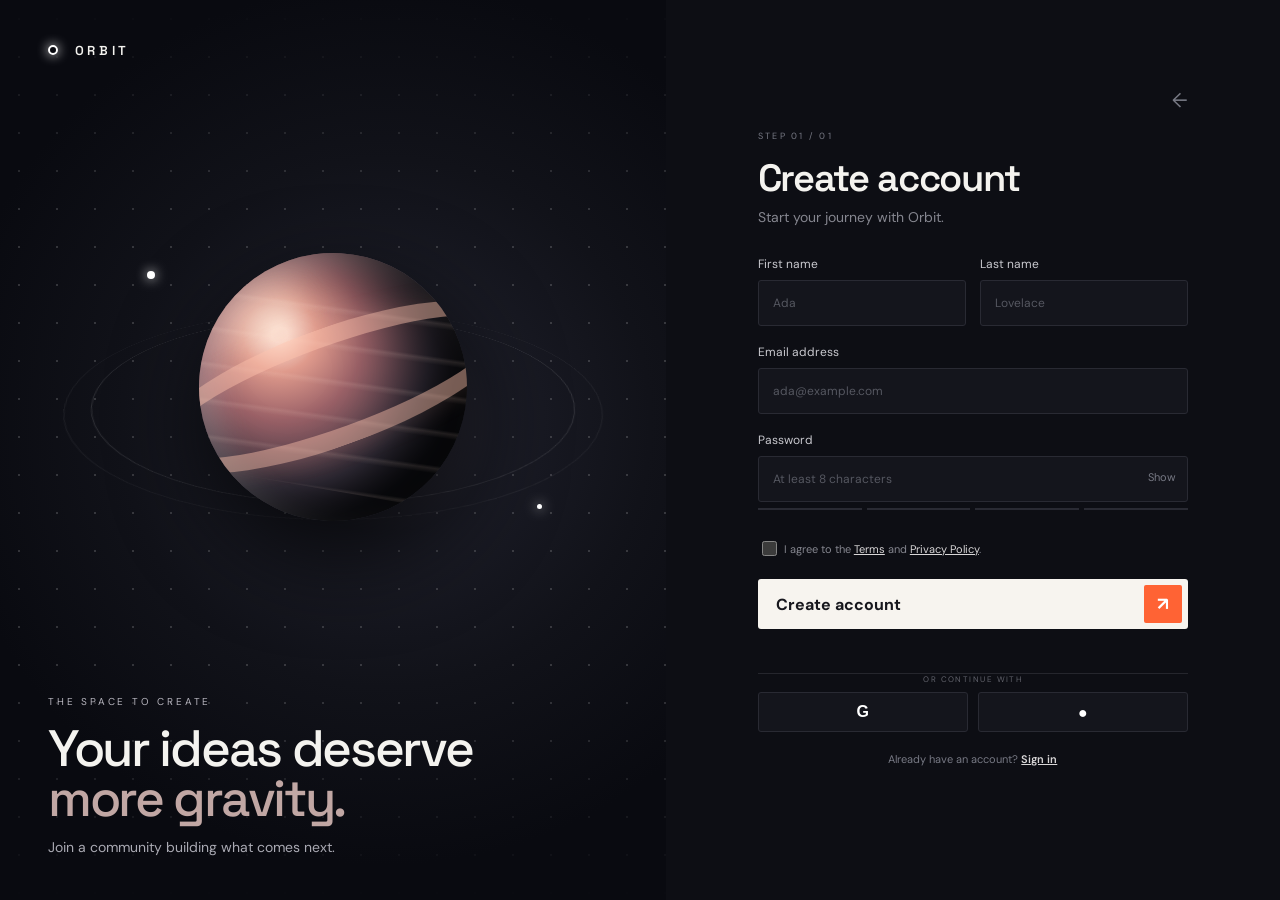
<file: index.html>
<!DOCTYPE html>
<html lang="en">
<head>
  <meta charset="UTF-8">
  <meta name="viewport" content="width=device-width, initial-scale=1.0">
  <meta name="theme-color" content="#090b12">
  <title>Orbit — Create your account</title>
  <link rel="preconnect" href="https://fonts.googleapis.com">
  <link rel="preconnect" href="https://fonts.gstatic.com" crossorigin>
  <link href="https://fonts.googleapis.com/css2?family=DM+Sans:wght@400;500;600;700&family=Space+Grotesk:wght@500;600&display=swap" rel="stylesheet">
  <link rel="stylesheet" href="styles.css">
</head>
<body>
  <main class="shell">
    <section class="art-panel" aria-label="Orbit introduction">
      <div class="brand"><span class="brand-mark"></span> ORBIT</div>
      <div class="orbital-stage" id="orbitalStage" aria-hidden="true">
        <div class="halo halo-one"></div>
        <div class="halo halo-two"></div>
        <div class="planet">
          <span class="planet-glow"></span>
          <span class="planet-ring"></span>
        </div>
        <div class="satellite satellite-one"></div>
        <div class="satellite satellite-two"></div>
      </div>
      <div class="art-copy">
        <p class="eyebrow">THE SPACE TO CREATE</p>
        <h1>Your ideas deserve<br><em>more gravity.</em></h1>
        <p>Join a community building what comes next.</p>
      </div>
    </section>

    <section class="form-panel">
      <div class="form-wrap">
        <a class="back" href="#" aria-label="Go back">←</a>
        <div class="form-heading">
          <span class="step">STEP 01 / 01</span>
          <h2>Create account</h2>
          <p>Start your journey with Orbit.</p>
        </div>

        <form id="signupForm" novalidate>
          <div class="field-row">
            <label>
              <span>First name</span>
              <input name="firstName" type="text" autocomplete="given-name" placeholder="Ada" required>
            </label>
            <label>
              <span>Last name</span>
              <input name="lastName" type="text" autocomplete="family-name" placeholder="Lovelace" required>
            </label>
          </div>
          <label>
            <span>Email address</span>
            <input name="email" type="email" autocomplete="email" placeholder="ada@example.com" required>
          </label>
          <label>
            <span>Password</span>
            <div class="password-field">
              <input id="password" name="password" type="password" autocomplete="new-password" placeholder="At least 8 characters" required minlength="8">
              <button type="button" id="togglePassword" aria-label="Show password">Show</button>
            </div>
          </label>
          <div class="strength" aria-label="Password strength"><span></span><span></span><span></span><span></span></div>
          <label class="terms">
            <input name="terms" type="checkbox" required>
            <span>I agree to the <a href="#">Terms</a> and <a href="#">Privacy Policy</a>.</span>
          </label>
          <button class="submit" type="submit"><span>Create account</span><b>↗</b></button>
          <p id="formMessage" class="message" role="status"></p>
        </form>

        <div class="divider"><span>OR CONTINUE WITH</span></div>
        <div class="socials">
          <button type="button" aria-label="Continue with Google" class="google">G</button>
          <button type="button" aria-label="Continue with Apple">●</button>
        </div>
        <p class="login">Already have an account? <a href="login.html">Sign in</a></p>
      </div>
    </section>
  </main>
  <script src="app.js"></script>
</body>
</html>
</file>
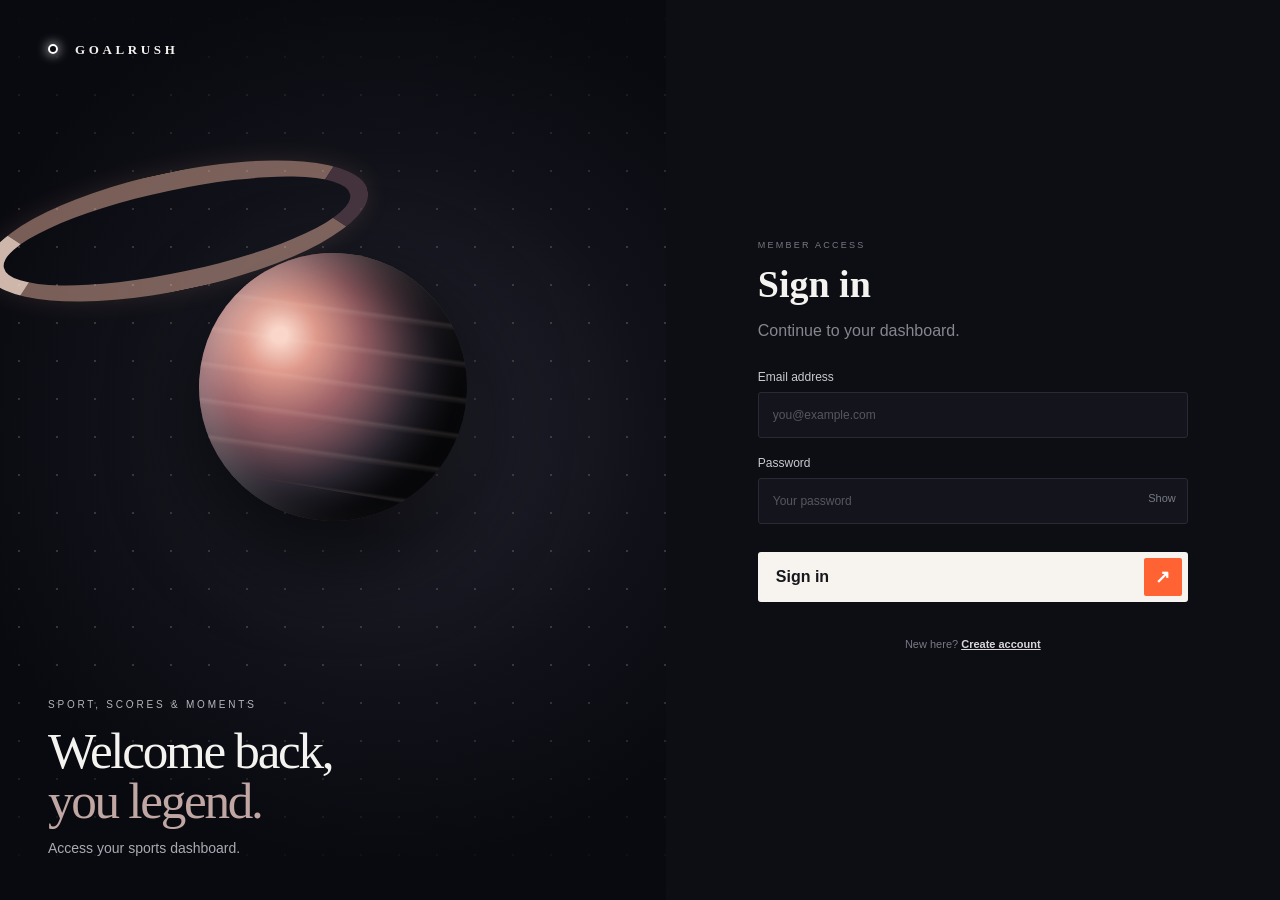
<file: dashboard.html>
<!DOCTYPE html>
<html lang="en"><head><meta charset="UTF-8"><meta name="viewport" content="width=device-width,initial-scale=1"><title>MacBliss Sports</title><link rel="stylesheet" href="dashboard.css"></head>
<body><header class="topbar"><button class="menu" aria-label="Menu">☰</button><div class="logo"><span class="football-logo" aria-hidden="true"></span><span>MACBLISS</span></div><div class="user-actions"><button class="wallet">GH₵ 0.00</button><button class="deposit">DEPOSIT</button><div class="avatar" id="avatar">U</div></div></header>
<nav class="sports"><button class="active">TOP</button><button>FOOTBALL</button><button>BASKETBALL</button><button>TENNIS</button><button>LIVE</button><button>VIRTUALS</button></nav>
<main><aside class="left"><input class="search" placeholder="Search events" aria-label="Search events"><p>POPULAR</p><button>⚽ &nbsp;Football <span>›</span></button><button>🏀 &nbsp;Basketball <span>›</span></button><button>🎾 &nbsp;Tennis <span>›</span></button><button>🏐 &nbsp;Volleyball <span>›</span></button><p>MY SPORTS</p><button>⭐ &nbsp;Favorites <span>0</span></button></aside>
<section class="content"><div class="hero" id="matchHero"><div class="hero-grid" aria-hidden="true"></div><div class="hero-copy"><small>GAME OF THE WEEK</small><h1>THE DERBY<br>STARTS HERE.</h1><button>VIEW MATCH</button></div><div class="hero-football" aria-hidden="true"><div class="football-ball"><span></span></div><div class="football-shadow"></div></div></div><div class="section-title"><div><h2>Top Events</h2><p>Popular matches happening now</p></div><button>View all</button></div><div id="matches" class="matches"></div></section>
<aside class="betslip"><div class="slip-tabs"><button class="active">BETSLIP <span>0</span></button><button>MY BETS</button></div><div id="emptySlip" class="empty-slip"><div>⊕</div><strong>Your betslip is empty</strong><p>Select odds to build your picks</p></div><div id="slipItems" class="slip-items"></div><div class="stake" id="stakeBox"><label>Stake <div>GH₵ <input id="stake" value="100" type="number" min="0"></div></label><div class="returns"><span>Potential return</span><strong id="returns">GH₵ 0.00</strong></div><button id="placeBet">PLACE BET</button></div></aside></main><div id="depositModal" class="modal" aria-hidden="true"><div class="modal-card"><button class="modal-close" aria-label="Close">×</button><h2>Deposit funds</h2><p class="modal-sub">Minimum GH₵ 50.00 deposit required to redeem the GH₵ 300 welcome bonus</p><div class="method-list"><button class="method active" data-method="momo"><span class="method-icon momo-icon">MoMo</span><span><b>Mobile Money</b><small>MTN, Telecel or AT Money</small></span><i>✓</i></button><button class="method" data-method="card"><span class="method-icon card-icon">VISA</span><span><b>Visa / Mastercard</b><small>Debit or credit card</small></span><i>✓</i></button></div><div id="momoFields" class="payment-fields"><label>Mobile network<select><option>MTN MoMo</option><option>Telecel Cash</option><option>AT Money</option></select></label><label>Mobile money number<input id="momoNumber" inputmode="numeric" placeholder="024 000 0000"></label></div><div id="cardFields" class="payment-fields" hidden><label>Name on card<input placeholder="KWAME MENSAH"></label><label>Card number<input inputmode="numeric" placeholder="4242 4242 4242 4242"></label><div class="split-fields"><label>Expiry<input placeholder="MM/YY"></label><label>CVV<input inputmode="numeric" type="password" placeholder="123"></label></div></div><label>Amount (GH₵)<input id="depositAmount" type="number" min="50" value="50"></label><button id="confirmDeposit" class="confirm-deposit">DEPOSIT GH₵ <span>50.00</span></button></div></div>
<div id="prizeModal" class="prize-modal" aria-hidden="true"><div class="prize-card"><div class="confetti" aria-hidden="true"></div><span class="prize-badge">WELCOME BONUS</span><div class="prize-ball">⚽</div><p>Congratulations!</p><h2>You won <strong>GH₵ 300.00</strong></h2><span class="bonus-note">Deposit at least GH₵ 50.00 to redeem this bonus</span></div></div>
<div id="toast" class="toast"></div><script src="dashboard.js"></script></body></html>
</file>
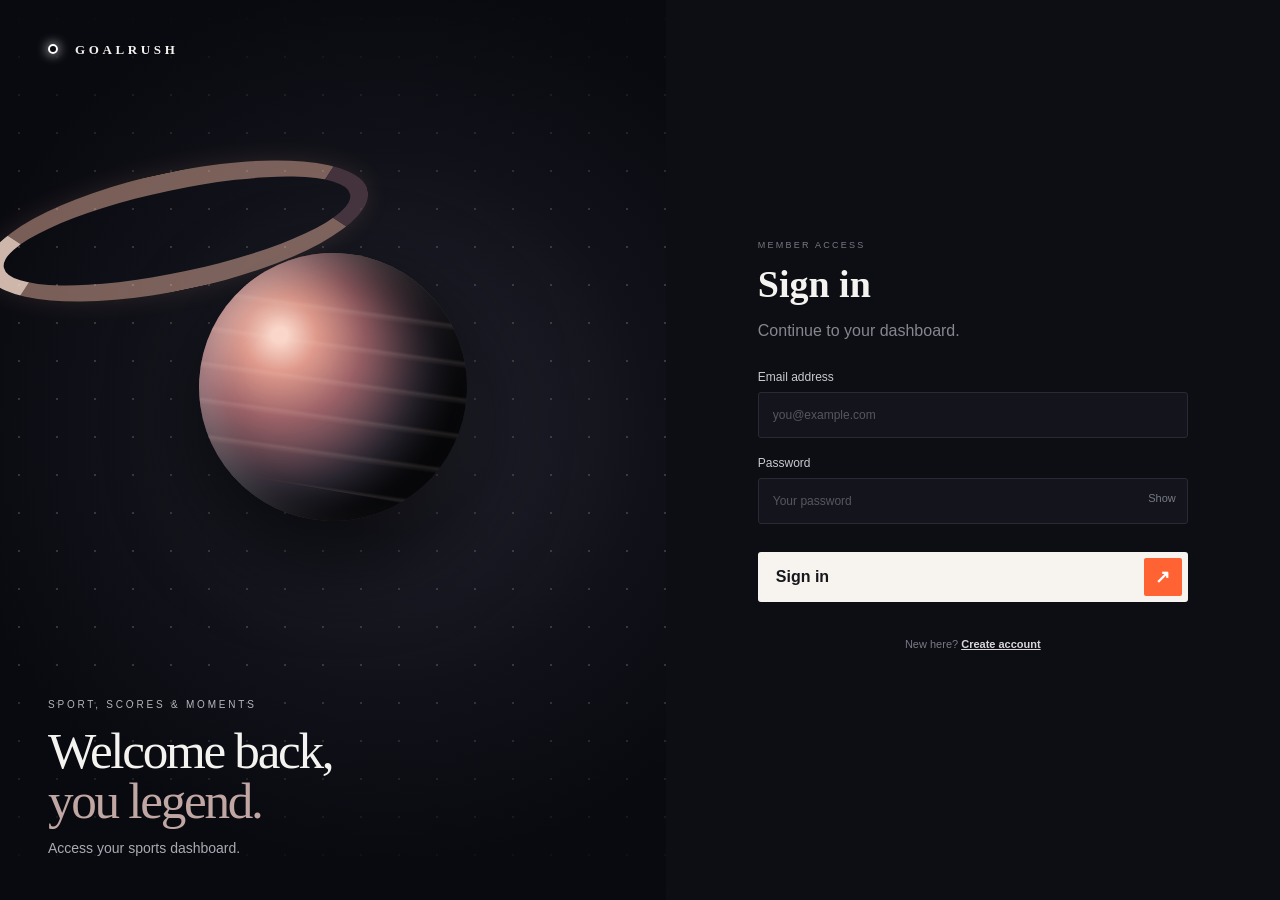
<file: login.html>
<!DOCTYPE html>
<html lang="en"><head><meta charset="UTF-8"><meta name="viewport" content="width=device-width,initial-scale=1"><title>GoalRush — Login</title><link rel="stylesheet" href="styles.css"><style>.login-card{max-width:430px;margin:auto;padding:0}.login-card h1{font:600 38px "Space Grotesk";margin:12px 0}.login-card .submit{width:100%;margin-top:10px}.login-card .login{margin-top:18px}</style></head>
<body><main class="shell"><section class="art-panel"><div class="brand"><span class="brand-mark"></span> GOALRUSH</div><div class="orbital-stage"><div class="planet"></div><div class="planet-ring"></div></div><div class="art-copy"><p class="eyebrow">SPORT, SCORES & MOMENTS</p><h1>Welcome back,<br><em>you legend.</em></h1><p>Access your sports dashboard.</p></div></section><section class="form-panel"><div class="form-wrap login-card"><div class="step">MEMBER ACCESS</div><h1>Sign in</h1><p class="form-heading p" style="color:#85868f">Continue to your dashboard.</p><form id="loginForm"><label>Email address<input name="email" type="email" placeholder="you@example.com" required></label><label>Password<div class="password-field"><input name="password" type="password" placeholder="Your password" required><button type="button" id="toggleLoginPassword">Show</button></div></label><button class="submit" type="submit"><span>Sign in</span><b>↗</b></button><p id="loginMessage" class="message" role="status"></p></form><p class="login">New here? <a href="index.html">Create account</a></p></div></section></main><script src="login.js"></script></body></html>
</file>
<file: styles.css>
* { box-sizing: border-box; }
:root { color-scheme: dark; --orange: #ff6334; --ink: #090a10; }
body { margin: 0; min-height: 100vh; background: #07080d; color: #f4f3ef; font-family: "DM Sans", sans-serif; }
button, input { font: inherit; }
.shell { min-height: 100vh; display: grid; grid-template-columns: minmax(420px, 52%) 1fr; }
.art-panel { position: relative; overflow: hidden; min-height: 760px; background: radial-gradient(circle at 58% 47%, #3c3a48 0, #1b1c26 18%, #111219 43%, #090a10 72%); }
.art-panel::before { content: ""; position: absolute; inset: 0; opacity: .16; background-image: radial-gradient(#fff 1px, transparent 1px); background-size: 38px 38px; mask-image: linear-gradient(to bottom, transparent, black 25%, black 75%, transparent); }
.brand { position: absolute; top: 42px; left: 48px; z-index: 5; font: 600 13px "Space Grotesk"; letter-spacing: .28em; }
.brand-mark { display: inline-block; width: 10px; height: 10px; margin-right: 10px; border: 2px solid #fff; border-radius: 50%; box-shadow: 0 0 12px #fff; }
.orbital-stage { position: absolute; width: 580px; height: 580px; left: 50%; top: 43%; transform: translate(-50%, -50%); perspective: 900px; }
.planet { position: absolute; left: 50%; top: 50%; width: 268px; height: 268px; transform: translate(-50%, -50%) rotate(-8deg); border-radius: 50%; overflow: hidden; background: radial-gradient(circle at 33% 28%, #f9d6c9 0 3%, #df9a8c 14%, #9c6268 32%, #3b3543 58%, #171820 72%); box-shadow: inset -42px -24px 70px rgba(0,0,0,.82), inset 14px 12px 30px rgba(255,255,255,.28), 0 35px 90px rgba(0,0,0,.72); }
.planet::before { content: ""; position: absolute; inset: 12% -20%; opacity: .38; transform: rotate(18deg); background: repeating-linear-gradient(178deg, transparent 0 28px, rgba(255,222,207,.28) 31px, transparent 36px); }
.planet-glow { position: absolute; left: 14%; top: 13%; width: 30%; height: 18%; border-radius: 50%; transform: rotate(-30deg); background: rgba(255,244,225,.38); filter: blur(15px); }
.planet-ring { position: absolute; width: 390px; height: 118px; left: -61px; top: 75px; border: 18px solid rgba(255, 198, 174, .45); border-left-color: rgba(255, 227, 209, .8); border-right-color: rgba(91, 67, 77, .7); border-radius: 50%; transform: rotate(-12deg); box-shadow: 0 0 25px rgba(255,184,160,.12); }
.halo { position:absolute; left:50%; top:50%; border: 1px solid rgba(255,255,255,.12); border-radius:50%; transform: translate(-50%,-50%) rotateX(68deg) rotateZ(-12deg); }
.halo-one { width: 470px; height: 470px; }.halo-two { width: 520px; height: 520px; border-color: rgba(255,255,255,.06); }
.satellite { position:absolute; width:8px; height:8px; border-radius:50%; background:#fff; box-shadow:0 0 12px #fff; }
.satellite-one { left:18%; top:30%; }.satellite-two { right:14%; bottom:29%; width:5px; height:5px; }
.art-copy { position:absolute; left:48px; bottom:44px; z-index:3; }
.eyebrow { color:#b6b4bd!important; font-size:10px!important; letter-spacing:.28em; margin-bottom:16px!important; }
.art-copy h1 { margin:0 0 14px; font:500 clamp(34px, 4vw, 58px)/.98 "Space Grotesk"; letter-spacing:-.045em; }
.art-copy h1 em { font-style:normal; color:#c1a7a4; }
.art-copy p { margin:0; color:#aaaab3; font-size:14px; }
.form-panel { min-height:760px; display:grid; place-items:center; background:#0d0e14; }
.form-wrap { width:min(430px, 76%); position:relative; }
.back { position:absolute; right:0; top:-36px; color:#777984; text-decoration:none; font-size:20px; }
.form-heading { margin-bottom:30px; }
.step { color:#777984; font-size:9px; letter-spacing:.25em; }
h2 { margin:10px 0 6px; font:600 38px "Space Grotesk"; letter-spacing:-.035em; }
.form-heading p { margin:0; color:#85868f; font-size:14px; }
form { display:grid; gap:18px; }
.field-row { display:grid; grid-template-columns:1fr 1fr; gap:14px; }
label { min-width:0; display:grid; gap:8px; color:#c9c9cf; font-size:12px; }
input { width:100%; height:46px; border:1px solid #292a33; border-radius:3px; outline:none; padding:0 14px; color:#fff; background:#14151c; transition:.2s ease; }
input::placeholder { color:#555760; }
input:focus { border-color:#777381; box-shadow:0 0 0 3px rgba(255,255,255,.035); }
.password-field { position:relative; }.password-field input { padding-right:58px; }
.password-field button { position:absolute; right:12px; top:14px; border:0; padding:0; background:none; color:#777984; font-size:11px; cursor:pointer; }
.strength { display:grid; grid-template-columns:repeat(4,1fr); gap:5px; margin-top:-12px; }
.strength span { height:2px; background:#292a33; transition:.25s; }.strength span.active:nth-child(-n+2) { background:#ff9d7e; }.strength span.active:nth-child(n+3) { background:#ff6334; }.strength span.active:last-child { background:#7ecda0; }
.terms { grid-template-columns:16px 1fr; align-items:center; gap:10px; color:#85868f; font-size:11px; }
.terms input { width:15px; height:15px; accent-color:#ff6334; }
a { color:#d9d7d8; }
.submit { height:50px; border:0; border-radius:3px; margin-top:2px; padding:0 6px 0 18px; display:flex; align-items:center; justify-content:space-between; background:#f7f4ef; color:#17171d; font-weight:700; cursor:pointer; transition:.25s; }
.submit b { width:38px; height:38px; display:grid; place-items:center; border-radius:2px; background:#ff6334; color:white; font-size:18px; transition:.25s; }.submit:hover { transform:translateY(-2px); box-shadow:0 12px 30px rgba(0,0,0,.3); }.submit:hover b { transform:rotate(45deg); }
.divider { height:1px; margin:26px 0 18px; position:relative; background:#25262d; text-align:center; }.divider span { position:relative; top:-7px; padding:0 12px; background:#0d0e14; color:#62636c; font-size:8px; letter-spacing:.18em; }
.socials { display:flex; gap:10px; }.socials button { height:40px; flex:1; border:1px solid #292a33; border-radius:3px; background:#14151c; color:white; cursor:pointer; font-weight:700; }.socials .google { font-family:Arial; }
.database-toggle { width:100%; height:38px; margin-top:18px; border:1px solid #292a33; border-radius:3px; display:flex; justify-content:space-between; align-items:center; padding:0 12px; background:#14151c; color:#a7a8af; font-size:11px; cursor:pointer; }.database-toggle span { color:#ff8060; font-size:10px; }
.database-panel { max-height:180px; overflow:auto; margin-top:8px; border:1px solid #292a33; border-radius:3px; background:#101117; }.database-row { display:grid; grid-template-columns:1fr auto; gap:12px; padding:10px 12px; border-bottom:1px solid #25262d; font-size:11px; }.database-row:last-child { border-bottom:0; }.database-row strong { display:block; color:#ddd; font-weight:500; }.database-row small { color:#686a73; }.database-row time { align-self:center; color:#686a73; font-size:9px; }
.login { text-align:center; color:#777984; font-size:11px; margin-top:20px; }.login a { font-weight:600; }
.message { min-height:16px; margin:-8px 0; font-size:12px; color:#ff9a7e; }.message.success { color:#7ecda0; }
@media (max-width: 800px) { .shell { grid-template-columns:1fr; }.art-panel { min-height:310px; }.orbital-stage { width:320px; height:320px; top:52%; opacity:.75; }.planet { width:150px; height:150px; }.planet-ring { width:220px; height:70px; left:-35px; top:40px; border-width:10px; }.halo-one { width:260px; height:260px; }.halo-two { width:290px; height:290px; }.art-copy { left:24px; bottom:20px; }.art-copy h1 { font-size:32px; }.art-copy h1 br, .art-copy h1 ~ p, .eyebrow { display:none; }.brand { top:22px; left:24px; }.form-panel { min-height:auto; padding:70px 0; }.form-wrap { width:calc(100% - 48px); }.back { top:-36px; } }
@media (max-width: 480px) { .field-row { grid-template-columns:1fr; } }
</file>
<file: dashboard.css>
:root{--red:#ee2b43;--green:#b9db24;--ink:#17181a;--line:#e5e5e5}*{box-sizing:border-box}body{margin:0;background:#f4f4f4;color:#242424;font-family:Arial,sans-serif}.topbar{height:64px;background:#141414;color:white;display:flex;align-items:center;padding:0 24px}.menu{display:none;background:none;border:0;color:white;font-size:22px}.logo{font-size:18px;font-weight:900;letter-spacing:-.5px}.logo i{display:inline-block;width:22px;height:22px;background:var(--green);clip-path:polygon(50% 0,100% 38%,82% 100%,18% 100%,0 38%)}.user-actions{margin-left:auto;display:flex;align-items:center;gap:10px}.user-actions button{height:38px;border:0;border-radius:3px;font-weight:800}.wallet{background:#292929;color:white;padding:0 16px}.deposit{background:var(--green);padding:0 18px}.avatar{width:36px;height:36px;border-radius:50%;display:grid;place-items:center;background:#fff;color:#111;font-weight:bold}.sports{height:42px;background:white;border-bottom:1px solid var(--line);padding-left:220px;display:flex}.sports button{border:0;background:none;padding:0 16px;font-size:12px;font-weight:bold;color:#777}.sports .active{color:var(--red);border-bottom:3px solid var(--red)}main{display:grid;grid-template-columns:220px minmax(500px,1fr) 300px;max-width:1500px;margin:auto}.left{background:white;border-right:1px solid var(--line);min-height:calc(100vh - 106px);padding:16px 12px}.search{width:100%;height:36px;border:1px solid #ddd;border-radius:3px;padding:0 10px}.left p{font-size:10px;color:#999;margin:20px 8px 8px}.left button{width:100%;height:40px;border:0;background:none;text-align:left;font-size:13px}.left button span{float:right}.content{padding:18px}.hero{height:210px;background:linear-gradient(115deg,#202428 0 58%,#6f232d 58%);color:white;padding:28px 32px;position:relative;overflow:hidden}.hero:after{content:"";position:absolute;width:240px;height:240px;border-radius:50%;right:-10px;bottom:-120px;background:#ee2b43;opacity:.7}.hero small{color:#b9db24;letter-spacing:2px}.hero h1{font-size:36px;margin:10px 0 16px;font-style:italic}.hero button{border:1px solid #777;background:none;color:white;padding:8px 14px;font-weight:bold}.scoreballs{position:absolute;right:42px;top:55px;z-index:2;display:flex;align-items:center;gap:15px}.scoreballs span{width:70px;height:70px;border-radius:50%;background:white;color:#222;display:grid;place-items:center;font-size:24px;font-weight:bold}.section-title{height:74px;display:flex;align-items:center;justify-content:space-between}.section-title h2{margin:0;font-size:18px}.section-title p{margin:4px 0;color:#888;font-size:11px}.section-title button{border:0;background:none;color:#777;font-size:11px}.matches{display:grid;gap:8px}.match{background:white;border:1px solid var(--line)}.match-head{height:34px;padding:0 12px;display:flex;align-items:center;font-size:11px;color:#777}.match-head b{color:#333;margin-left:auto}.match-body{padding:12px;display:grid;grid-template-columns:1fr 1fr;gap:14px}.team{font-size:12px}.team div{padding:5px 0}.odds{display:grid;grid-template-columns:repeat(3,1fr);gap:6px;align-self:end}.odds button{height:38px;border:1px solid #ddd;background:#f7f7f7;font-weight:bold;cursor:pointer}.odds button small{display:block;color:#999;font-weight:normal;font-size:9px}.odds button.selected{background:#222;color:white;border-color:#222}.odds button.selected small{color:var(--green)}.betslip{background:white;border-left:1px solid var(--line);min-height:calc(100vh - 106px)}.slip-tabs{height:48px;border-bottom:1px solid var(--line);display:flex}.slip-tabs button{flex:1;border:0;background:white;font-size:11px;font-weight:bold;color:#999}.slip-tabs .active{color:#222;border-bottom:3px solid var(--red)}.empty-slip{text-align:center;padding-top:90px;color:#aaa}.empty-slip div{font-size:40px}.empty-slip strong{display:block;color:#555;margin-top:12px}.empty-slip p{font-size:11px}.slip-items{padding:10px}.slip-item{border:1px solid var(--line);padding:10px;margin-bottom:8px;font-size:11px}.slip-item button{float:right;border:0;background:none;color:#999}.stake{padding:12px;border-top:1px solid var(--line)}.stake label{font-size:11px;color:#777}.stake label div{height:38px;border:1px solid #ddd;margin-top:5px;padding-left:10px;line-height:38px}.stake input{border:0;outline:0;width:80%;text-align:right;font-weight:bold}.returns{height:42px;display:flex;justify-content:space-between;align-items:center;font-size:11px}.returns strong{color:var(--red)}#placeBet{width:100%;height:42px;border:0;background:var(--red);color:white;font-weight:bold}.toast{position:fixed;right:20px;bottom:20px;padding:12px 18px;background:#222;color:white;border-radius:3px;display:none}.toast.show{display:block}@media(max-width:1000px){main{grid-template-columns:170px 1fr}.betslip{position:fixed;right:0;top:106px;width:300px}.hero h1{font-size:28px}}@media(max-width:700px){.menu{display:block;margin-right:12px}.sports{padding-left:0;overflow:auto}.sports button{white-space:nowrap}main{display:block}.left{display:none}.content{padding:10px}.betslip{position:static;width:100%}.hero{height:180px;padding:22px}.scoreballs{display:none}.topbar{padding:0 12px}.wallet{display:none}}
/* Ghana sportsbook theme */
:root{--line:#e7e7e7}.topbar{height:68px;background:#dc1023;box-shadow:0 2px 8px rgba(0,0,0,.18)}.logo{font-size:20px;font-style:italic}.logo i{background:#fff;border-radius:50% 50% 20% 20%;height:25px;width:25px}.deposit{background:#fff;color:#dc1023}.wallet{background:#b9091a;border:1px solid rgba(255,255,255,.18)}.sports{height:44px;background:#fff;border-top:1px solid rgba(255,255,255,.12)}body{background:#f2f2f2}.hero{background:linear-gradient(115deg,#1b1b1b 0 58%,#dc1023 58%);box-shadow:0 4px 14px rgba(0,0,0,.12)}.hero:after{background:#ec2032}.hero small{color:#fff}.odds button:hover,.odds button.selected{background:#dc1023;color:white;border-color:#dc1023}.odds button.selected small{color:white}#placeBet,.confirm-deposit{background:#dc1023}.returns strong{color:#dc1023}.topbar button:hover{filter:brightness(.96)}
.modal{position:fixed;inset:0;z-index:50;background:rgba(0,0,0,.62);display:none;align-items:center;justify-content:center;padding:18px}.modal.open{display:flex}.modal-card{position:relative;width:min(460px,100%);max-height:92vh;overflow:auto;background:#fff;border-radius:5px;padding:26px;box-shadow:0 25px 80px rgba(0,0,0,.35)}.modal-card h2{margin:0;font-size:24px}.modal-sub{margin:5px 0 20px;color:#888;font-size:12px}.modal.mandatory .modal-close{display:none}.prize-modal{position:fixed;inset:0;z-index:60;background:rgba(25,0,0,.72);display:none;align-items:center;justify-content:center;padding:20px}.prize-modal.open{display:flex}.prize-card{position:relative;width:min(460px,100%);overflow:hidden;text-align:center;background:linear-gradient(145deg,#fff,#ffe7e9);border-radius:16px;padding:38px 24px 30px;box-shadow:0 30px 100px rgba(0,0,0,.5);animation:prizeIn .55s cubic-bezier(.2,.8,.2,1)}.prize-badge{display:inline-block;background:#dc1023;color:#fff;border-radius:20px;padding:7px 14px;font-size:11px;font-weight:bold;letter-spacing:2px}.prize-ball{width:90px;height:90px;margin:18px auto 10px;border-radius:50%;display:grid;place-items:center;font-size:54px;background:#fff;box-shadow:0 12px 30px rgba(220,16,35,.25);animation:prizeFloat 1.8s ease-in-out infinite}.prize-card p{margin:12px 0 4px;color:#555;font-weight:bold}.prize-card h2{margin:8px 0 16px;font-size:26px}.prize-card h2 strong{display:block;margin-top:8px;color:#dc1023;font-size:38px}.bonus-note{font-size:11px;color:#777}.confetti{position:absolute;inset:-30px;opacity:.18;background-image:radial-gradient(#dc1023 2px,transparent 3px),radial-gradient(#e5b900 2px,transparent 3px);background-size:38px 38px,51px 51px;transform:rotate(12deg)}@keyframes prizeIn{from{opacity:0;transform:scale(.7) rotateY(25deg)}to{opacity:1;transform:none}}@keyframes prizeFloat{50%{transform:translateY(-8px) rotate(12deg)}}.modal-close{position:absolute;right:14px;top:10px;border:0;background:none;font-size:28px;color:#777;cursor:pointer}.method-list{display:grid;gap:8px}.method{height:70px;border:1px solid #ddd;background:#fff;border-radius:3px;display:grid;grid-template-columns:52px 1fr 20px;align-items:center;text-align:left;padding:0 12px;cursor:pointer}.method.active{border:2px solid #dc1023;background:#fff8f9}.method>span:nth-child(2){display:grid;gap:4px}.method small{color:#888}.method i{visibility:hidden;width:18px;height:18px;border-radius:50%;background:#dc1023;color:white;text-align:center;font-style:normal}.method.active i{visibility:visible}.method-icon{width:42px;height:42px;border-radius:50%;display:grid;place-items:center;font-size:10px;font-weight:bold}.momo-icon{background:#ffd400;color:#111}.card-icon{background:#172b85;color:white;font-style:italic}.payment-fields,.modal-card>label{display:grid;gap:7px;margin-top:14px}.payment-fields label,.modal-card>label{display:grid;gap:6px;color:#555;font-size:11px}.payment-fields input,.payment-fields select,.modal-card>label input{height:42px;border:1px solid #ddd;border-radius:3px;padding:0 11px;background:#fff}.split-fields{display:grid;grid-template-columns:1fr 1fr;gap:10px}.split-fields label{display:grid;gap:6px;color:#555;font-size:11px}.confirm-deposit{width:100%;height:46px;margin-top:18px;border:0;border-radius:3px;color:white;font-weight:bold;cursor:pointer}@media(max-width:700px){.modal-card{padding:22px 16px}.topbar{height:58px}.sports{height:42px}}
.logo{display:flex;align-items:center;gap:9px;font-size:21px;font-style:normal;letter-spacing:1.5px}.football-logo{position:relative;width:31px;height:31px;border-radius:50%;background:radial-gradient(circle at 32% 28%,#fff 0 8%,#eee 9% 42%,#bbb 43% 58%,#fff 59%);box-shadow:0 3px 8px rgba(0,0,0,.35),inset -5px -4px 7px rgba(0,0,0,.18);transform:rotate(-18deg);overflow:hidden}.football-logo:before{content:"";position:absolute;width:12px;height:12px;left:9px;top:9px;background:#151515;clip-path:polygon(50% 0,100% 38%,81% 100%,19% 100%,0 38%)}.football-logo:after{content:"";position:absolute;inset:-2px;background:repeating-linear-gradient(35deg,transparent 0 7px,#222 8px 9px,transparent 10px 14px);opacity:.75;mix-blend-mode:multiply}.hero-copy{position:relative;z-index:3}.hero-grid{position:absolute;inset:0;background-image:linear-gradient(rgba(255,255,255,.06) 1px,transparent 1px),linear-gradient(90deg,rgba(255,255,255,.06) 1px,transparent 1px);background-size:34px 34px;transform:perspective(400px) rotateX(58deg) scale(1.5);transform-origin:center bottom;opacity:.55}.hero-football{position:absolute;right:9%;top:-8px;width:190px;height:190px;perspective:800px;z-index:2}.football-ball{position:absolute;width:145px;height:145px;border-radius:50%;background:radial-gradient(circle at 35% 25%,#fff 0 10%,#ededed 30%,#c9c9c9 68%,#777 100%);box-shadow:inset -18px -14px 22px rgba(0,0,0,.38),inset 12px 8px 18px rgba(255,255,255,.8),0 24px 30px rgba(0,0,0,.32);animation:footballFloat 3.2s ease-in-out infinite;overflow:hidden}.football-ball:before{content:"";position:absolute;width:58px;height:58px;left:44px;top:43px;background:#111;clip-path:polygon(50% 0,97% 34%,79% 90%,21% 90%,3% 34%)}.football-ball:after{content:"";position:absolute;inset:0;background:linear-gradient(34deg,transparent 0 44%,rgba(20,20,20,.9) 45% 47%,transparent 48% 64%,rgba(20,20,20,.9) 65% 67%,transparent 68%),linear-gradient(-34deg,transparent 0 44%,rgba(20,20,20,.8) 45% 47%,transparent 48% 64%,rgba(20,20,20,.8) 65% 67%,transparent 68%)}.football-ball span{position:absolute;width:46px;height:46px;left:-7px;bottom:-10px;border-radius:50%;background:#111;z-index:3;box-shadow:55px -25px 0 #111,110px 7px 0 #111,95px 75px 0 #111,20px 84px 0 #111}.football-shadow{position:absolute;width:125px;height:18px;border-radius:50%;left:18px;bottom:-10px;background:rgba(0,0,0,.28);filter:blur(7px);animation:shadowPulse 3.2s ease-in-out infinite}@keyframes footballFloat{0%,100%{transform:translateY(22px) rotate(-12deg)}50%{transform:translateY(4px) rotate(18deg)}}@keyframes shadowPulse{0%,100%{transform:scale(.8);opacity:.55}50%{transform:scale(1);opacity:.85}}.hero{perspective:900px}.hero:hover .hero-football{transform:rotateY(8deg) translateX(-4px)}.hero-football{transition:transform .5s ease}.hero{transform-style:preserve-3d;transition:transform .18s ease-out}.hero-copy{transform:translateZ(28px)}.fixtures-date{height:38px;margin-bottom:-3px;display:flex;align-items:center;gap:8px;background:#171717;color:white;padding:0 12px;font-size:10px}.fixtures-date span{color:#bbb;letter-spacing:1px}.fixtures-date strong{margin-left:auto;color:white;font-size:11px}.live-badge{color:#fff!important;background:#dc1023;padding:5px 7px;border-radius:2px;animation:livePulse 1.5s ease-in-out infinite}.live-score{float:right;color:#dc1023;font-size:13px}.team div{min-height:24px}@keyframes livePulse{50%{opacity:.65}}@media(max-width:700px){.hero-football{right:-25px;top:-4px;width:145px}.football-ball{width:105px;height:105px}.football-ball:before{width:42px;height:42px;left:32px;top:31px}.football-ball span{transform:scale(.75)}.football-shadow{width:90px}}
</file>
